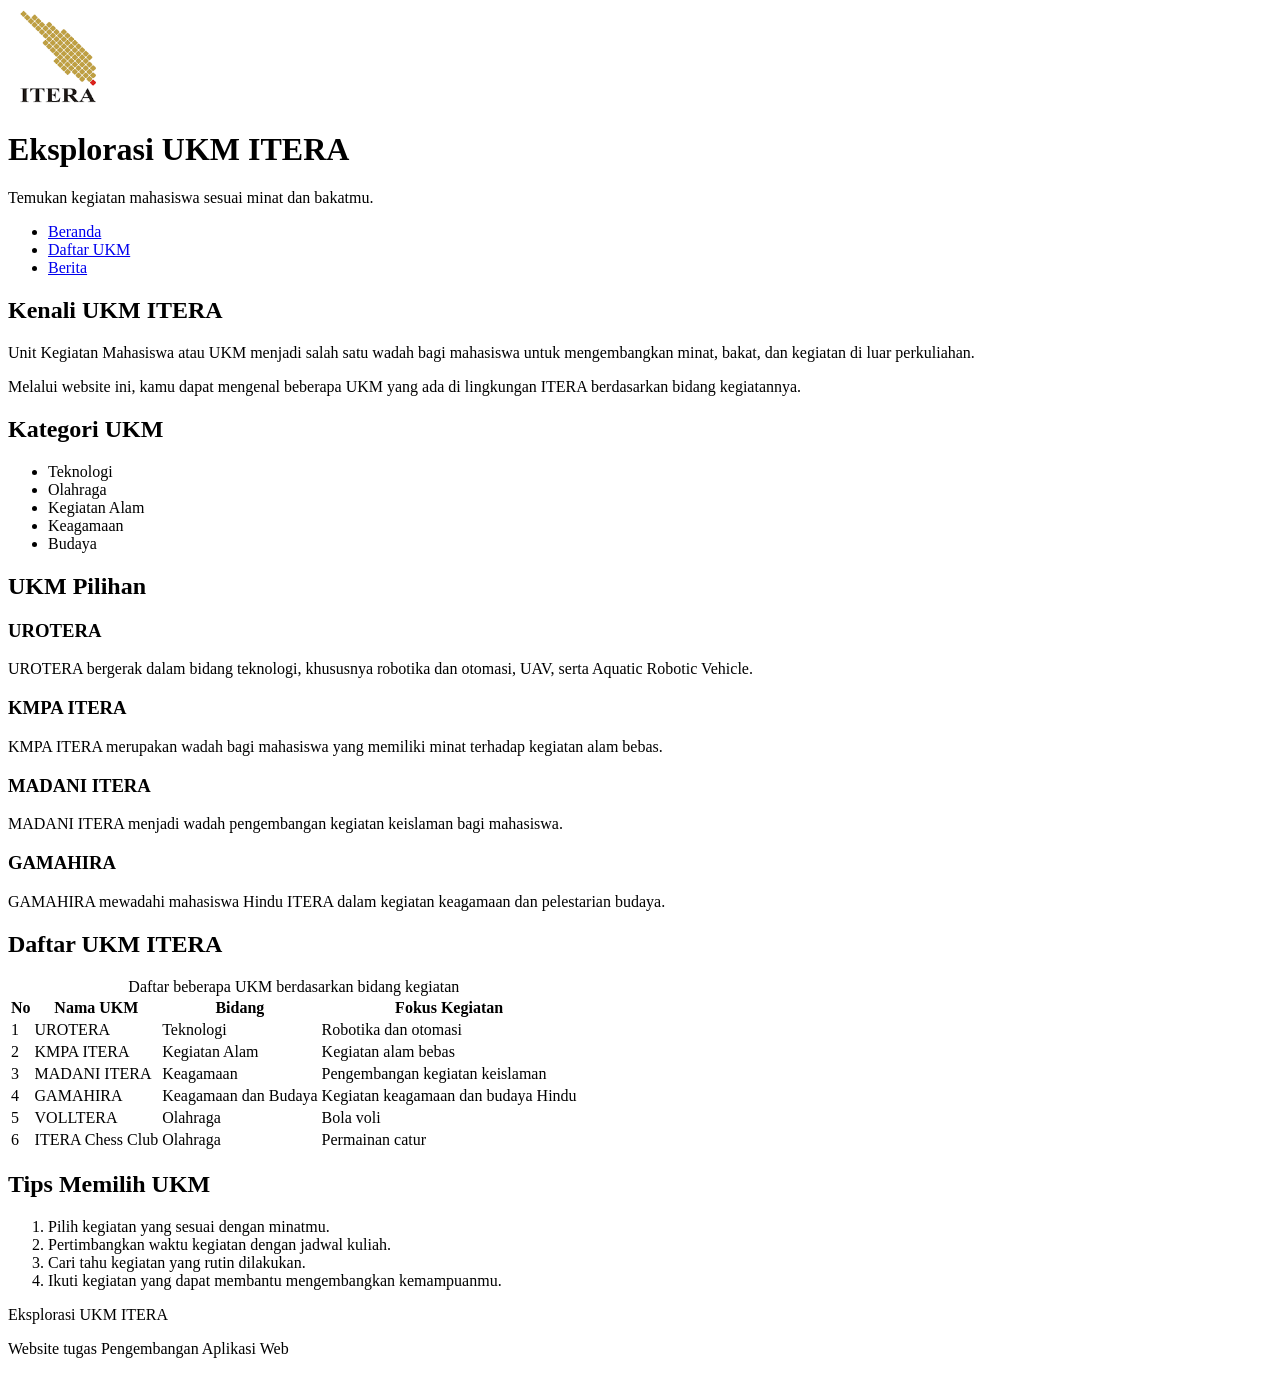
<file: tugas2/index.html>
<!doctype html>
<html lang="id">
  <head>
    <meta charset="UTF-8">
    <meta name="viewport" content="width=device-width, initial-scale=1.0">
    <title>Eksplorasi UKM ITERA</title>
  </head>

  <body>
    <header>
      <img src="images/logo.png" alt="Logo ITERA" width="100">
      <h1>Eksplorasi UKM ITERA</h1>
      <p>Temukan kegiatan mahasiswa sesuai minat dan bakatmu.</p>
    </header>

    <nav aria-label="Navigasi utama">
      <ul>
        <li><a href="index.html">Beranda</a></li>
        <li><a href="#daftar-ukm">Daftar UKM</a></li>
        <li><a href="berita.html">Berita</a></li>
      </ul>
    </nav>

    <main>
      <section>
        <h2>Kenali UKM ITERA</h2>

        <p>
          Unit Kegiatan Mahasiswa atau UKM menjadi salah satu wadah bagi
          mahasiswa untuk mengembangkan minat, bakat, dan kegiatan di luar
          perkuliahan.
        </p>

        <p>
          Melalui website ini, kamu dapat mengenal beberapa UKM yang ada di
          lingkungan ITERA berdasarkan bidang kegiatannya.
        </p>
      </section>

      <section>
        <h2>Kategori UKM</h2>

        <ul>
          <li>Teknologi</li>
          <li>Olahraga</li>
          <li>Kegiatan Alam</li>
          <li>Keagamaan</li>
          <li>Budaya</li>
        </ul>
      </section>

      <section>
        <h2>UKM Pilihan</h2>

        <article>
          <h3>UROTERA</h3>
          <p>
            UROTERA bergerak dalam bidang teknologi, khususnya robotika dan
            otomasi, UAV, serta Aquatic Robotic Vehicle.
          </p>
        </article>

        <article>
          <h3>KMPA ITERA</h3>
          <p>
            KMPA ITERA merupakan wadah bagi mahasiswa yang memiliki minat
            terhadap kegiatan alam bebas.
          </p>
        </article>

        <article>
          <h3>MADANI ITERA</h3>
          <p>
            MADANI ITERA menjadi wadah pengembangan kegiatan keislaman bagi
            mahasiswa.
          </p>
        </article>

        <article>
          <h3>GAMAHIRA</h3>
          <p>
            GAMAHIRA mewadahi mahasiswa Hindu ITERA dalam kegiatan keagamaan dan
            pelestarian budaya.
          </p>
        </article>
      </section>

      <section id="daftar-ukm">
        <h2>Daftar UKM ITERA</h2>

        <table>
          <caption>
            Daftar beberapa UKM berdasarkan bidang kegiatan
          </caption>

          <thead>
            <tr>
              <th>No</th>
              <th>Nama UKM</th>
              <th>Bidang</th>
              <th>Fokus Kegiatan</th>
            </tr>
          </thead>

          <tbody>
            <tr>
              <td>1</td>
              <td>UROTERA</td>
              <td>Teknologi</td>
              <td>Robotika dan otomasi</td>
            </tr>

            <tr>
              <td>2</td>
              <td>KMPA ITERA</td>
              <td>Kegiatan Alam</td>
              <td>Kegiatan alam bebas</td>
            </tr>

            <tr>
              <td>3</td>
              <td>MADANI ITERA</td>
              <td>Keagamaan</td>
              <td>Pengembangan kegiatan keislaman</td>
            </tr>

            <tr>
              <td>4</td>
              <td>GAMAHIRA</td>
              <td>Keagamaan dan Budaya</td>
              <td>Kegiatan keagamaan dan budaya Hindu</td>
            </tr>

            <tr>
              <td>5</td>
              <td>VOLLTERA</td>
              <td>Olahraga</td>
              <td>Bola voli</td>
            </tr>

            <tr>
              <td>6</td>
              <td>ITERA Chess Club</td>
              <td>Olahraga</td>
              <td>Permainan catur</td>
            </tr>
          </tbody>
        </table>
      </section>

      <aside>
        <h2>Tips Memilih UKM</h2>

        <ol>
          <li>Pilih kegiatan yang sesuai dengan minatmu.</li>
          <li>Pertimbangkan waktu kegiatan dengan jadwal kuliah.</li>
          <li>Cari tahu kegiatan yang rutin dilakukan.</li>
          <li>Ikuti kegiatan yang dapat membantu mengembangkan kemampuanmu.</li>
        </ol>
      </aside>
    </main>

    <footer>
      <p>Eksplorasi UKM ITERA</p>

      <p>Website tugas Pengembangan Aplikasi Web</p>
    </footer>
  </body>
</html>
</file>
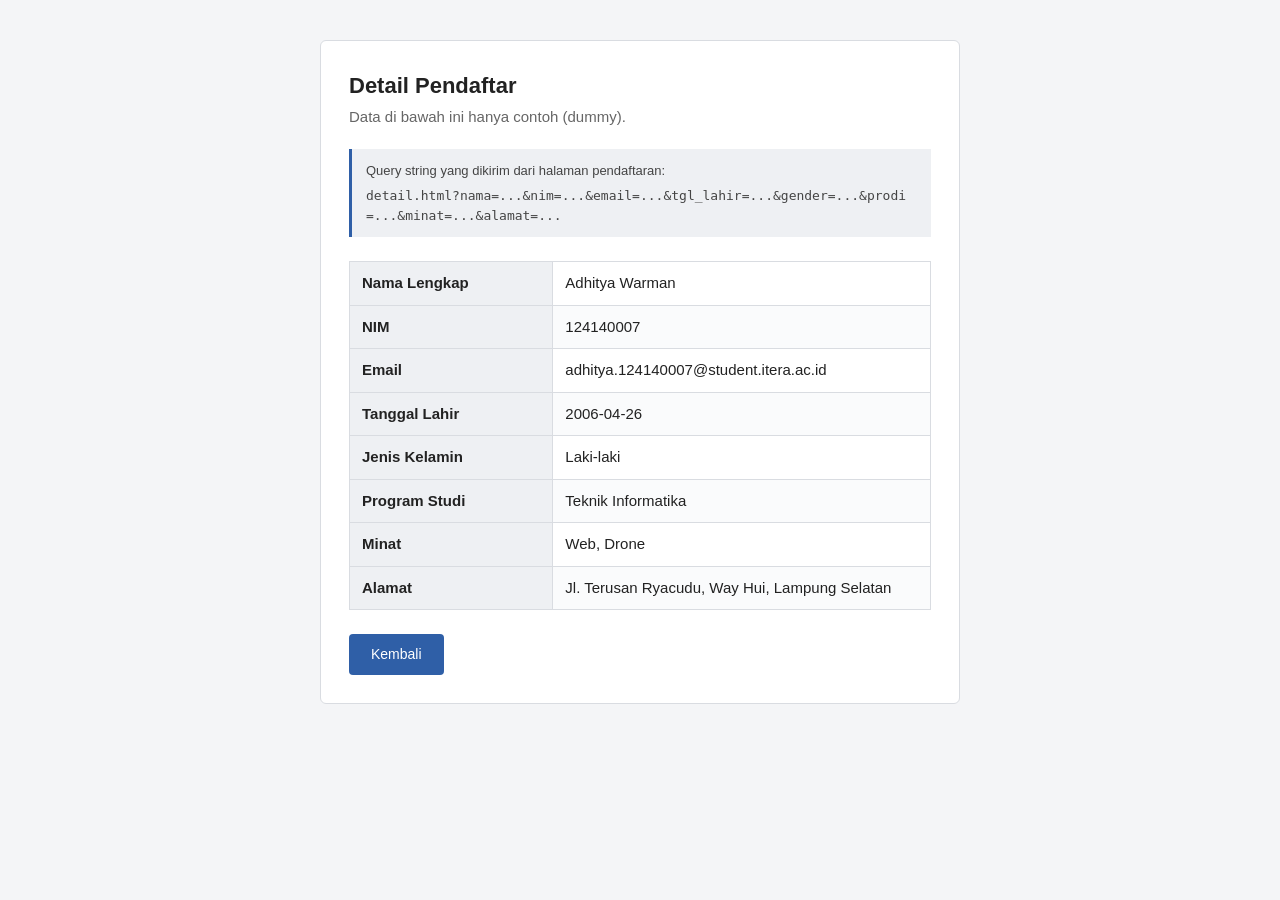
<file: taks_3/detail.html>
<!doctype html>
<html lang="id">
  <head>
    <meta charset="UTF-8" />
    <meta name="viewport" content="width=device-width, initial-scale=1.0" />
    <title>Detail Pendaftar</title>
    <link rel="stylesheet" href="style.css" />
  </head>
  <body>
    <div class="box box-lebar">
      <h1>Detail Pendaftar</h1>
      <p>Data di bawah ini hanya contoh (dummy).</p>

      <div class="catatan">
        Query string yang dikirim dari halaman pendaftaran:
        <code
          >detail.html?nama=...&amp;nim=...&amp;email=...&amp;tgl_lahir=...&amp;gender=...&amp;prodi=...&amp;minat=...&amp;alamat=...</code
        >
      </div>

      <table>
        <tr>
          <th>Nama Lengkap</th>
          <td>Adhitya Warman</td>
        </tr>
        <tr>
          <th>NIM</th>
          <td>124140007</td>
        </tr>
        <tr>
          <th>Email</th>
          <td>adhitya.124140007@student.itera.ac.id</td>
        </tr>
        <tr>
          <th>Tanggal Lahir</th>
          <td>2006-04-26</td>
        </tr>
        <tr>
          <th>Jenis Kelamin</th>
          <td>Laki-laki</td>
        </tr>
        <tr>
          <th>Program Studi</th>
          <td>Teknik Informatika</td>
        </tr>
        <tr>
          <th>Minat</th>
          <td>Web, Drone</td>
        </tr>
        <tr>
          <th>Alamat</th>
          <td>Jl. Terusan Ryacudu, Way Hui, Lampung Selatan</td>
        </tr>
      </table>

      <a href="pendaftaran.html" id="tombol-kembali">Kembali</a>
    </div>
  </body>
</html>
</file>
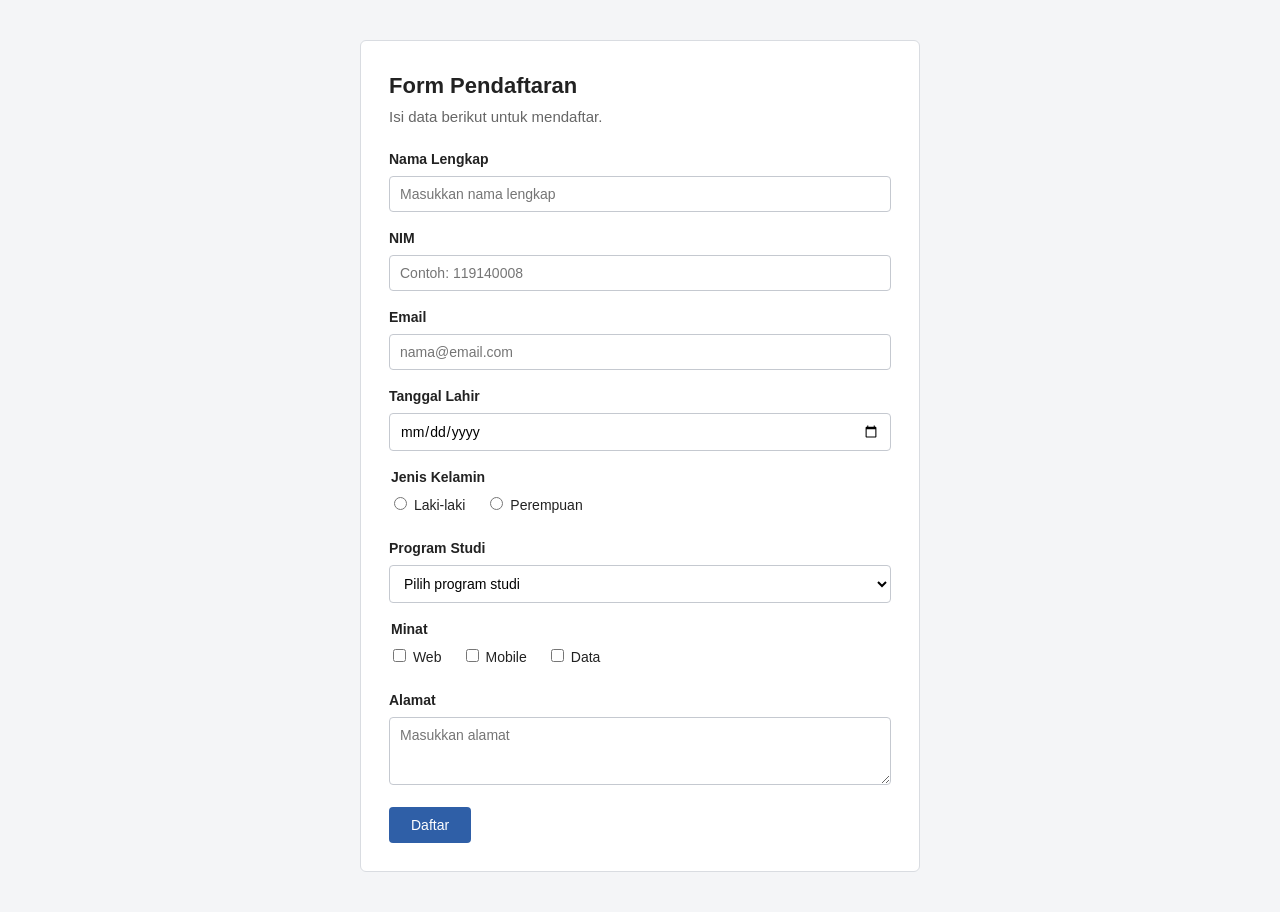
<file: taks_3/pendaftaran.html>
<!DOCTYPE html>
<html lang="id">
<head>
  <meta charset="UTF-8">
  <meta name="viewport" content="width=device-width, initial-scale=1.0">
  <title>Pendaftaran</title>
  <link rel="stylesheet" href="style.css">
</head>
<body>
  <div class="box">
    <h1>Form Pendaftaran</h1>
    <p>Isi data berikut untuk mendaftar.</p>

    <form method="get" action="detail.html">
      <div class="field">
        <label for="nama">Nama Lengkap</label>
        <input type="text" id="nama" name="nama" placeholder="Masukkan nama lengkap">
      </div>

      <div class="field">
        <label for="nim">NIM</label>
        <input type="text" id="nim" name="nim" placeholder="Contoh: 119140008">
      </div>

      <div class="field">
        <label for="email">Email</label>
        <input type="email" id="email" name="email" placeholder="nama@email.com">
      </div>

      <div class="field">
        <label for="tgl">Tanggal Lahir</label>
        <input type="date" id="tgl" name="tgl_lahir">
      </div>

      <fieldset class="pilihan">
        <legend>Jenis Kelamin</legend>
        <label for="laki"><input type="radio" id="laki" name="gender" value="laki-laki"> Laki-laki</label>
        <label for="perempuan"><input type="radio" id="perempuan" name="gender" value="perempuan"> Perempuan</label>
      </fieldset>

      <div class="field">
        <label for="prodi">Program Studi</label>
        <select id="prodi" name="prodi">
          <option value="">Pilih program studi</option>
          <option value="Teknik Informatika">Teknik Informatika</option>
          <option value="Sistem Informasi">Sistem Informasi</option>
          <option value="Teknik Elektro">Teknik Elektro</option>
        </select>
      </div>

      <fieldset class="pilihan">
        <legend>Minat</legend>
        <label for="web"><input type="checkbox" id="web" name="minat" value="Web"> Web</label>
        <label for="mobile"><input type="checkbox" id="mobile" name="minat" value="Mobile"> Mobile</label>
        <label for="data"><input type="checkbox" id="data" name="minat" value="Data"> Data</label>
      </fieldset>

      <div class="field">
        <label for="alamat">Alamat</label>
        <textarea id="alamat" name="alamat" rows="3" placeholder="Masukkan alamat"></textarea>
      </div>

      <button type="submit" id="tombol-daftar">Daftar</button>
    </form>
  </div>
</body>
</html>
</file>
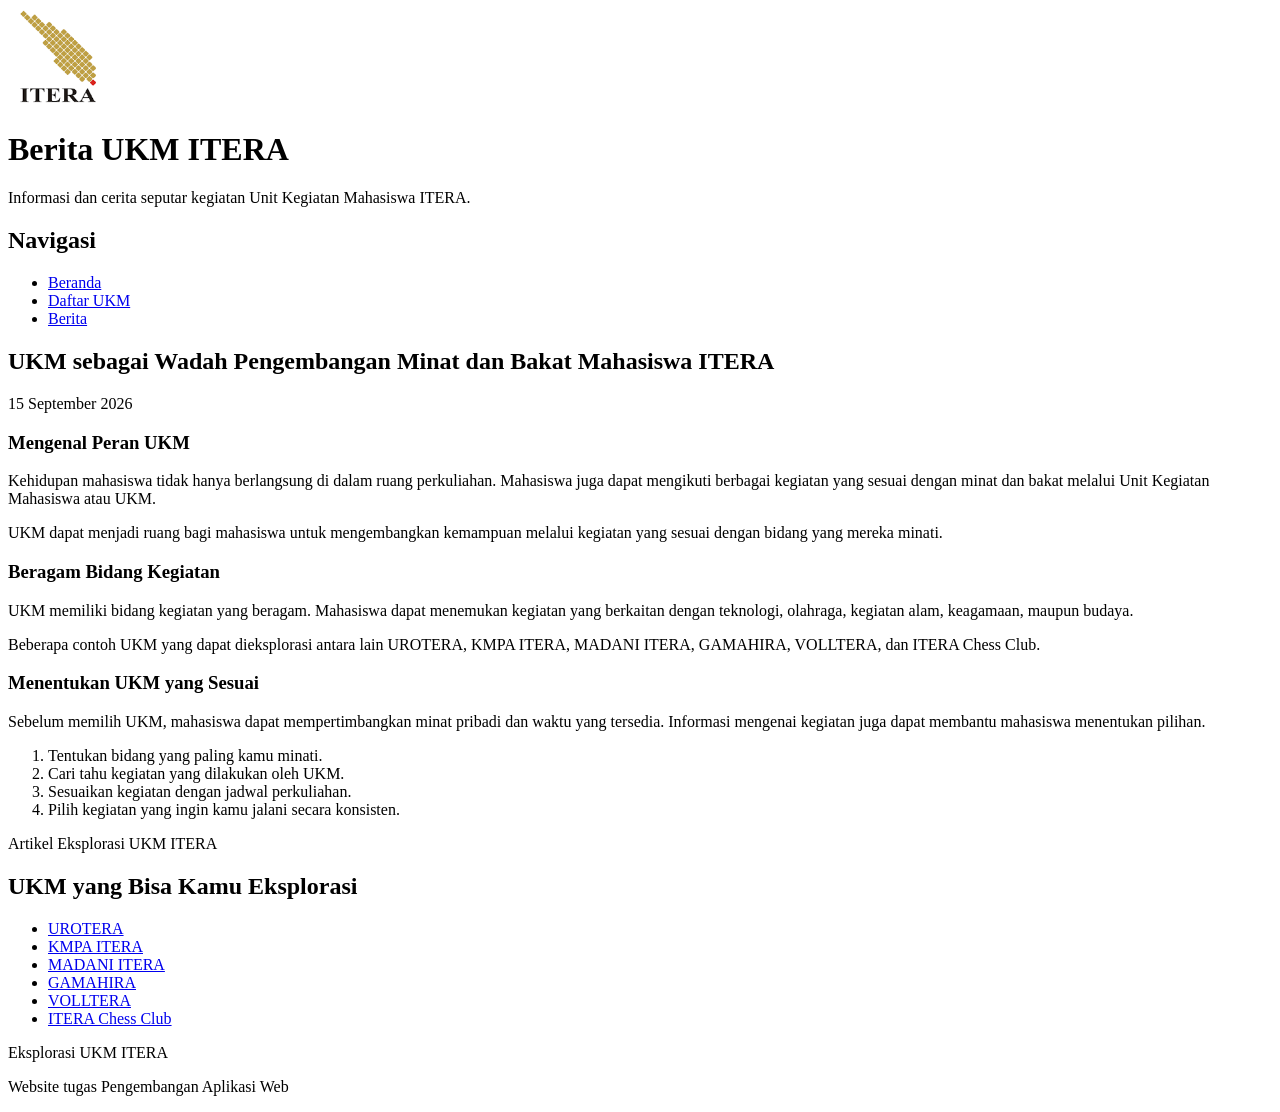
<file: tugas2/berita.html>
<!doctype html>
<html lang="id">
  <head>
    <meta charset="UTF-8">
    <meta name="viewport" content="width=device-width, initial-scale=1.0">
    <title>Berita UKM ITERA</title>
  </head>

  <body>
    <header>
      <img src="images/logo.png" alt="Logo ITERA" width="100">

      <h1>Berita UKM ITERA</h1>

      <p>
        Informasi dan cerita seputar kegiatan Unit Kegiatan Mahasiswa ITERA.
      </p>
    </header>

    <nav>
      <h2>Navigasi</h2>

      <ul>
        <li>
          <a href="index.html">Beranda</a>
        </li>

        <li>
          <a href="index.html#daftar-ukm">Daftar UKM</a>
        </li>

        <li>
          <a href="berita.html">Berita</a>
        </li>
      </ul>
    </nav>

    <main>
      <article>
        <header>
          <h2>
            UKM sebagai Wadah Pengembangan Minat dan Bakat Mahasiswa ITERA
          </h2>

          <p>
            <time datetime="2026-09-15">15 September 2026</time>
          </p>
        </header>

        <section>
          <h3>Mengenal Peran UKM</h3>

          <p>
            Kehidupan mahasiswa tidak hanya berlangsung di dalam ruang
            perkuliahan. Mahasiswa juga dapat mengikuti berbagai kegiatan yang
            sesuai dengan minat dan bakat melalui Unit Kegiatan Mahasiswa atau
            UKM.
          </p>

          <p>
            UKM dapat menjadi ruang bagi mahasiswa untuk mengembangkan kemampuan
            melalui kegiatan yang sesuai dengan bidang yang mereka minati.
          </p>
        </section>

        <section>
          <h3>Beragam Bidang Kegiatan</h3>

          <p>
            UKM memiliki bidang kegiatan yang beragam. Mahasiswa dapat menemukan
            kegiatan yang berkaitan dengan teknologi, olahraga, kegiatan alam,
            keagamaan, maupun budaya.
          </p>

          <p>
            Beberapa contoh UKM yang dapat dieksplorasi antara lain UROTERA,
            KMPA ITERA, MADANI ITERA, GAMAHIRA, VOLLTERA, dan ITERA Chess Club.
          </p>
        </section>

        <section>
          <h3>Menentukan UKM yang Sesuai</h3>

          <p>
            Sebelum memilih UKM, mahasiswa dapat mempertimbangkan minat pribadi
            dan waktu yang tersedia. Informasi mengenai kegiatan juga dapat
            membantu mahasiswa menentukan pilihan.
          </p>

          <ol>
            <li>Tentukan bidang yang paling kamu minati.</li>

            <li>Cari tahu kegiatan yang dilakukan oleh UKM.</li>

            <li>Sesuaikan kegiatan dengan jadwal perkuliahan.</li>

            <li>Pilih kegiatan yang ingin kamu jalani secara konsisten.</li>
          </ol>
        </section>

        <footer>
          <p>Artikel Eksplorasi UKM ITERA</p>
        </footer>
      </article>

      <aside>
        <h2>UKM yang Bisa Kamu Eksplorasi</h2>

        <ul>
          <li>
            <a href="index.html#daftar-ukm">UROTERA</a>
          </li>

          <li>
            <a href="index.html#daftar-ukm">KMPA ITERA</a>
          </li>

          <li>
            <a href="index.html#daftar-ukm">MADANI ITERA</a>
          </li>

          <li>
            <a href="index.html#daftar-ukm">GAMAHIRA</a>
          </li>

          <li>
            <a href="index.html#daftar-ukm">VOLLTERA</a>
          </li>

          <li>
            <a href="index.html#daftar-ukm">ITERA Chess Club</a>
          </li>
        </ul>
      </aside>
    </main>

    <footer>
      <p>Eksplorasi UKM ITERA</p>

      <p>Website tugas Pengembangan Aplikasi Web</p>
    </footer>
  </body>
</html>
</file>
<file: taks_3/style.css>
/* Selector elemen */
* {
  box-sizing: border-box;
}

body {
  margin: 0;
  padding: 40px 16px;
  font-family: Arial, Helvetica, sans-serif;
  font-size: 15px;
  line-height: 1.5;
  color: #222;
  background-color: #f4f5f7;
}

h1 {
  margin: 0 0 4px;
  font-size: 22px;
}

p {
  margin: 0 0 20px;
  color: #666;
}

/* Selector class: box */
.box {
  max-width: 560px;
  margin: 0 auto;
  padding: 28px;
  background-color: #fff;
  border: 1px solid #d9dce1;
  border-radius: 6px;
}

.box-lebar {
  max-width: 640px;
}

/* Form */
.field {
  margin-bottom: 16px;
}

label,
legend {
  display: block;
  margin-bottom: 6px;
  font-weight: bold;
  font-size: 14px;
}

fieldset {
  margin: 0 0 16px;
  padding: 0;
  border: none;
}

.pilihan label {
  display: inline-block;
  margin-right: 16px;
  font-weight: normal;
}

/* Selector atribut */
input[type="text"],
input[type="email"],
input[type="date"],
select,
textarea {
  width: 100%;
  padding: 9px 10px;
  font-family: inherit;
  font-size: 14px;
  border: 1px solid #c5c9d0;
  border-radius: 4px;
  background-color: #fff;
}

textarea {
  resize: vertical;
}

/* Selector pseudo-class */
input:focus,
select:focus,
textarea:focus {
  outline: none;
  border-color: #2f5fa7;
}

/* Selector id */
#tombol-daftar,
#tombol-kembali {
  display: inline-block;
  padding: 10px 22px;
  font-size: 14px;
  font-family: inherit;
  color: #fff;
  text-decoration: none;
  background-color: #2f5fa7;
  border: none;
  border-radius: 4px;
  cursor: pointer;
}

#tombol-daftar:hover,
#tombol-kembali:hover {
  background-color: #244a85;
}

/* Tabel */
table {
  width: 100%;
  margin-bottom: 24px;
  border-collapse: collapse;
}

th,
td {
  padding: 10px 12px;
  text-align: left;
  border: 1px solid #d9dce1;
}

th {
  width: 35%;
  background-color: #eef0f3;
}

tr:nth-child(even) td {
  background-color: #fafbfc;
}

/* Catatan query string */
.catatan {
  margin-bottom: 24px;
  padding: 12px 14px;
  font-size: 13px;
  color: #444;
  background-color: #eef0f3;
  border-left: 3px solid #2f5fa7;
}

.catatan code {
  display: block;
  margin-top: 6px;
  font-family: Consolas, monospace;
  word-break: break-all;
}
</file>
